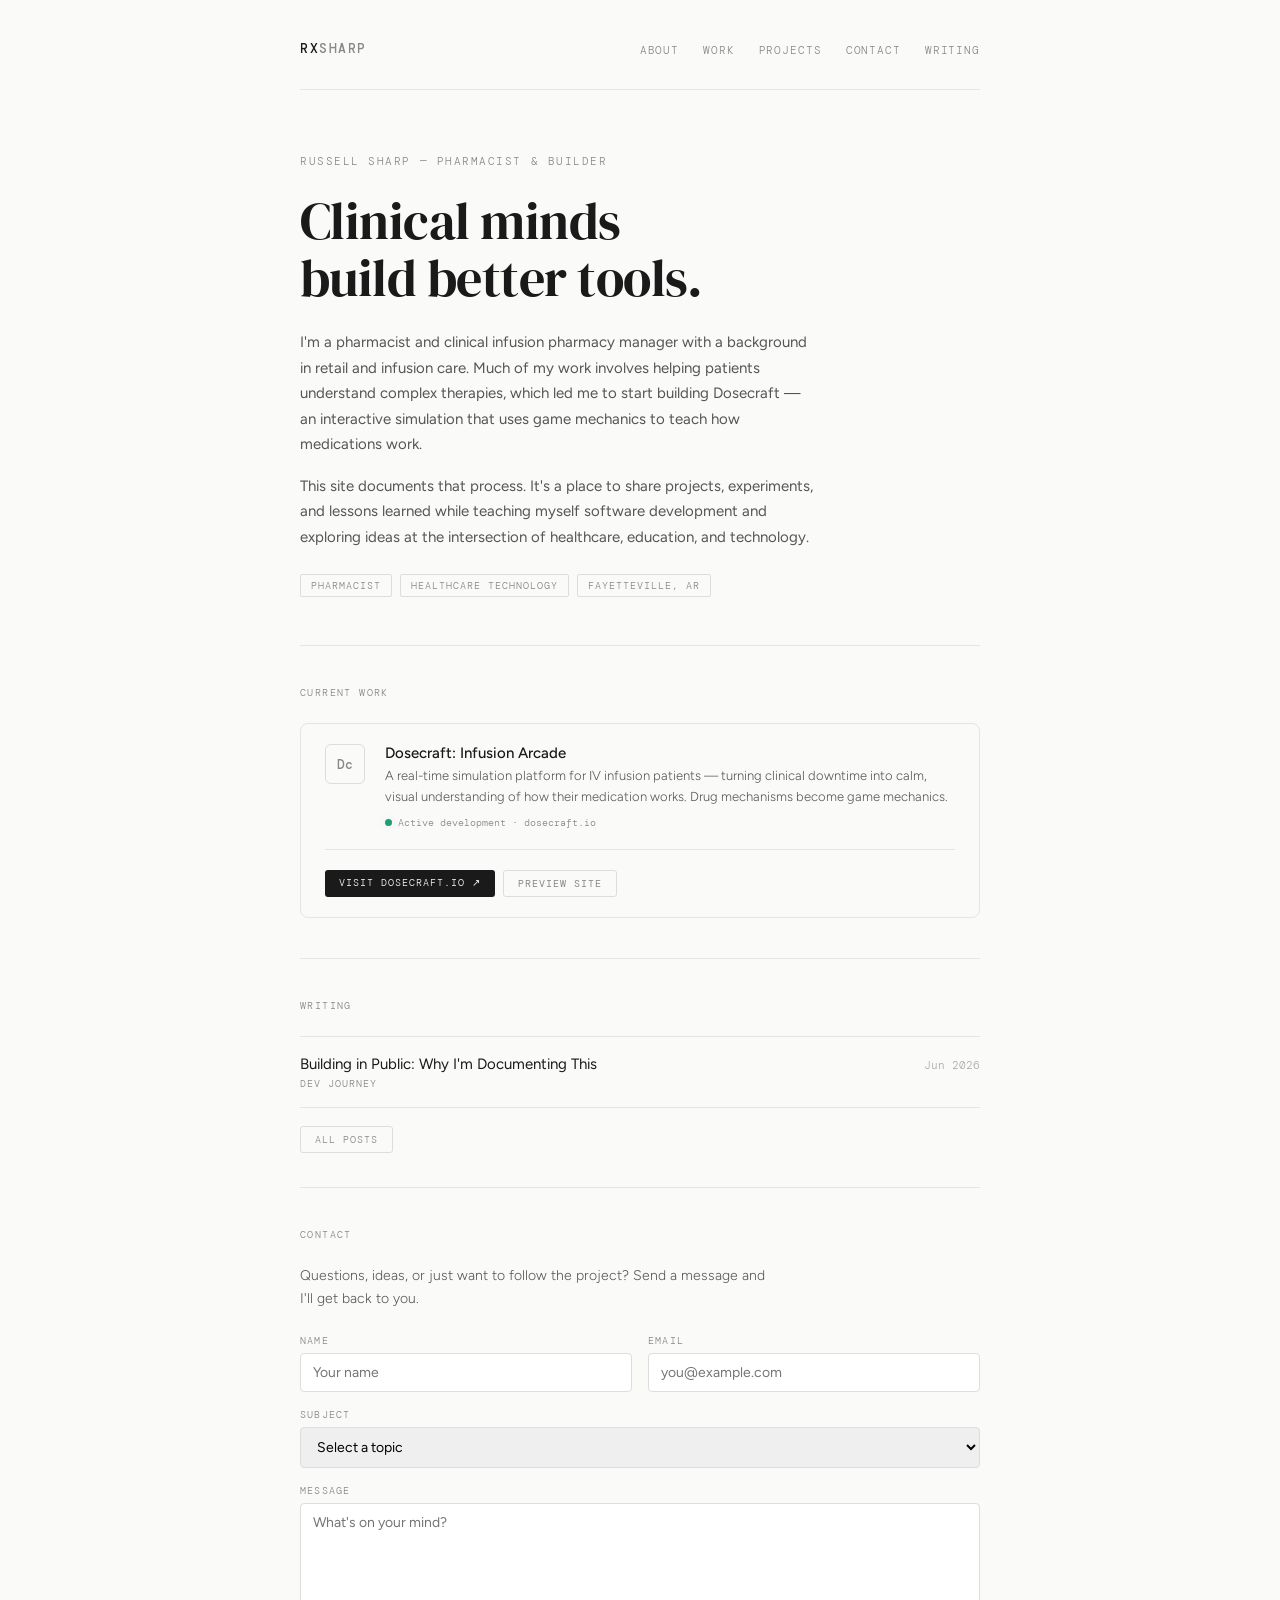
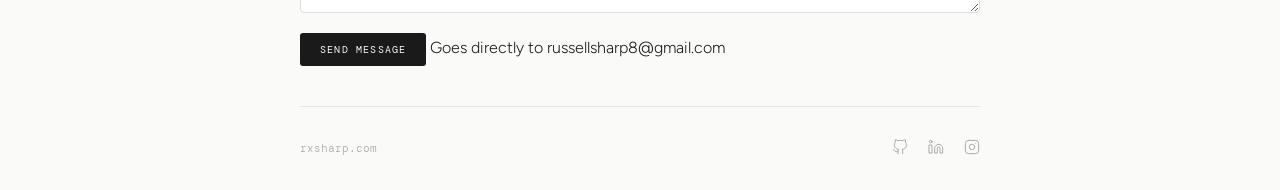
<file: index.html>
<!DOCTYPE html>
<html lang="en">
<head>
<meta charset="UTF-8">
<meta name="viewport" content="width=device-width, initial-scale=1.0">
<title>Russell Sharp — RxSharp</title>
<link rel="preconnect" href="https://fonts.googleapis.com">
<link rel="preconnect" href="https://fonts.gstatic.com" crossorigin>
<link href="https://fonts.googleapis.com/css2?family=DM+Mono:wght@400;500&family=DM+Serif+Display&family=Figtree:wght@300;400;500&display=swap" rel="stylesheet">
<link rel="stylesheet" href="styles.css">
</head>
<body>
<div class="container">

  <!-- HEADER -->
  <header>
    <div class="wordmark"><span>Rx</span>Sharp</div>
    <nav>
      <a href="#about">About</a>
      <a href="#work">Work</a>
      <a href="projects/">Projects</a>
      <a href="#contact">Contact</a>
      <a href="writing.html">Writing</a>
    </nav>
  </header>

  <!-- HERO / ABOUT -->
  <section class="hero" id="about">
    <p class="eyebrow">Russell Sharp — Pharmacist &amp; Builder</p>
    <h1>Clinical minds<br>build better tools.</h1>
    <div class="bio">
      <p>I'm a pharmacist and clinical infusion pharmacy manager with a background in retail and infusion care. Much of my work involves helping patients understand complex therapies, which led me to start building Dosecraft — an interactive simulation that uses game mechanics to teach how medications work.</p>
      <p>This site documents that process. It's a place to share projects, experiments, and lessons learned while teaching myself software development and exploring ideas at the intersection of healthcare, education, and technology.</p>
    </div>
    <div class="tags">
      <span class="tag">Pharmacist</span>
      <span class="tag">Healthcare Technology</span>
      <span class="tag">Fayetteville, AR</span>
    </div>
  </section>

  <!-- WORK -->
  <section class="section" id="work">
    <p class="section-label">Current work</p>

    <div class="project-card">
      <div class="project-card-header">
        <div class="project-icon">Dc</div>
        <div>
          <p class="project-name">Dosecraft: Infusion Arcade</p>
          <p class="project-desc">A real-time simulation platform for IV infusion patients — turning clinical downtime into calm, visual understanding of how their medication works. Drug mechanisms become game mechanics.</p>
          <div class="status">
            <span class="dot"></span>
            Active development · dosecraft.io
          </div>
        </div>
      </div>

      <div class="project-actions">
        <a href="https://dosecraft.io" target="_blank" rel="noopener" class="btn btn-primary">Visit dosecraft.io ↗</a>
        <button class="btn btn-secondary" onclick="togglePreview(this)">Preview site</button>
      </div>

      <div class="preview-wrapper" id="dosecraft-preview">
        <div class="preview-bar">
          <div class="preview-dots">
            <div class="preview-dot"></div>
            <div class="preview-dot"></div>
            <div class="preview-dot"></div>
          </div>
          <span class="preview-url">dosecraft.io</span>
        </div>
        <iframe
          src="https://dosecraft.io"
          title="Dosecraft: Infusion Arcade"
          loading="lazy"
          sandbox="allow-scripts allow-same-origin allow-forms"
        ></iframe>
      </div>
    </div>
  </section>

<section class="section" id="writing">
  <p class="section-label">Writing</p>

  <div style="display:flex; flex-direction:column;">

    <a href="posts/building-in-public.html" style="
      display:flex;
      justify-content:space-between;
      align-items:baseline;
      gap:1rem;
      padding:1.1rem 0;
      border-top:0.5px solid var(--border);
      border-bottom:0.5px solid var(--border);
      text-decoration:none;
      color:inherit;
    ">
      <div style="display:flex; flex-direction:column; gap:4px;">
        <span style="font-size:15px; font-weight:400; color:var(--text);">Building in Public: Why I'm Documenting This</span>
        <span style="font-family:var(--font-mono); font-size:10px; letter-spacing:0.1em; text-transform:uppercase; color:var(--text-light);">Dev journey</span>
      </div>
      <span style="font-family:var(--font-mono); font-size:11px; color:var(--text-faint); white-space:nowrap; flex-shrink:0;">Jun 2026</span>
    </a>

  </div>

  <div style="margin-top:1.25rem;">
    <a href="writing.html" class="btn btn-secondary">All posts</a>
  </div>
</section>
  
  <!-- CONTACT -->
  <section class="section" id="contact">
    <p class="section-label">Contact</p>
    <p class="contact-intro">Questions, ideas, or just want to follow the project? Send a message and I'll get back to you.</p>

    <form id="contact-form" action="https://formspree.io/f/xwvjpern" method="POST">
      <div class="form-row">
        <div class="form-group">
          <label for="name">Name</label>
          <input type="text" id="name" name="name" placeholder="Your name" required>
        </div>
        <div class="form-group">
          <label for="email">Email</label>
          <input type="email" id="email" name="email" placeholder="you@example.com" required>
        </div>
      </div>

      <div class="form-group">
        <label for="subject">Subject</label>
        <select id="subject" name="subject">
          <option value="" disabled selected>Select a topic</option>
          <option value="Dosecraft">Dosecraft</option>
          <option value="Collaboration">Collaboration</option>
          <option value="General">General</option>
        </select>
      </div>

      <div class="form-group">
        <label for="message">Message</label>
        <textarea id="message" name="message" placeholder="What's on your mind?" required></textarea>
      </div>

      <div class="form-submit">
        <button type="submit" class="btn-submit">Send message</button>
        <span class="form-note">Goes directly to russellsharp8@gmail.com</span>
      </div>
    </form>

    <p class="form-success" id="form-success">✓ Message sent. I'll be in touch.</p>
  </section>

  <!-- FOOTER -->
  <footer>
  <span class="footer-name">rxsharp.com</span>

  <div style="display:flex; align-items:center; gap:1.25rem;">

    <!-- GitHub -->
    <a href="https://github.com/RxSharp-com" target="_blank" rel="noopener"
       class="footer-contact" title="GitHub" aria-label="GitHub">
      <svg width="16" height="16" viewBox="0 0 24 24" fill="none"
           stroke="currentColor" stroke-width="1.5"
           stroke-linecap="round" stroke-linejoin="round">
        <path d="M9 19c-5 1.5-5-2.5-7-3m14 6v-3.87a3.37 3.37 0 0 0-.94-2.61
                 c3.14-.35 6.44-1.54 6.44-7A5.44 5.44 0 0 0 20 4.77
                 5.07 5.07 0 0 0 19.91 1S18.73.65 16 2.48a13.38 13.38 0 0
                 0-7 0C6.27.65 5.09 1 5.09 1A5.07 5.07 0 0 0 5 4.77
                 a5.44 5.44 0 0 0-1.5 3.78c0 5.42 3.3 6.61 6.44 7
                 A3.37 3.37 0 0 0 9 18.13V22"/>
      </svg>
    </a>

    <!-- LinkedIn -->
    <a href="https://www.linkedin.com/in/russell-sharp-06863478" target="_blank" rel="noopener"
       class="footer-contact" title="LinkedIn" aria-label="LinkedIn">
      <svg width="16" height="16" viewBox="0 0 24 24" fill="none"
           stroke="currentColor" stroke-width="1.5"
           stroke-linecap="round" stroke-linejoin="round">
        <path d="M16 8a6 6 0 0 1 6 6v7h-4v-7a2 2 0 0 0-2-2 2 2 0 0 0-2 2v7h-4v-7a6 6 0 0 1 6-6z"/>
        <rect x="2" y="9" width="4" height="12"/>
        <circle cx="4" cy="4" r="2"/>
      </svg>
    </a>

    <!-- Instagram -->
    <a href="https://instagram.com/rxsharp" target="_blank" rel="noopener"
       class="footer-contact" title="Instagram" aria-label="Instagram">
      <svg width="16" height="16" viewBox="0 0 24 24" fill="none"
           stroke="currentColor" stroke-width="1.5"
           stroke-linecap="round" stroke-linejoin="round">
        <rect x="2" y="2" width="20" height="20" rx="5" ry="5"/>
        <path d="M16 11.37A4 4 0 1 1 12.63 8 4 4 0 0 1 16 11.37z"/>
        <line x1="17.5" y1="6.5" x2="17.51" y2="6.5"/>
      </svg>
    </a>

  </div>
</footer>

</div>

<script>
  // Toggle the Dosecraft site preview iframe
  function togglePreview(btn) {
    const wrapper = document.getElementById('dosecraft-preview');
    const isOpen = wrapper.style.display === 'block';
    wrapper.style.display = isOpen ? 'none' : 'block';
    btn.textContent = isOpen ? 'Preview site' : 'Hide preview';
  }

  // Contact form: handle submission feedback
  // Uses Formspree — swap the action URL with your Formspree endpoint after signup
  const form = document.getElementById('contact-form');
  const success = document.getElementById('form-success');

  form.addEventListener('submit', async function(e) {
    e.preventDefault();
    const data = new FormData(form);

    try {
      const res = await fetch(form.action, {
        method: 'POST',
        body: data,
        headers: { 'Accept': 'application/json' }
      });

      if (res.ok) {
        form.style.display = 'none';
        success.style.display = 'block';
      } else {
        // Fallback: open mailto if fetch fails
        const name    = encodeURIComponent(data.get('name') || '');
        const subject = encodeURIComponent(data.get('subject') || 'Message from rxsharp.com');
        const body    = encodeURIComponent(`From: ${data.get('name')} <${data.get('email')}>\n\n${data.get('message')}`);
        window.location.href = `mailto:russellsharp8@gmail.com?subject=${subject}&body=${body}`;
      }
    } catch {
      // Network error fallback
      const subject = encodeURIComponent('Message from rxsharp.com');
      window.location.href = `mailto:russellsharp8@gmail.com?subject=${subject}`;
    }
  });
</script>

</body>
</html>
</file>
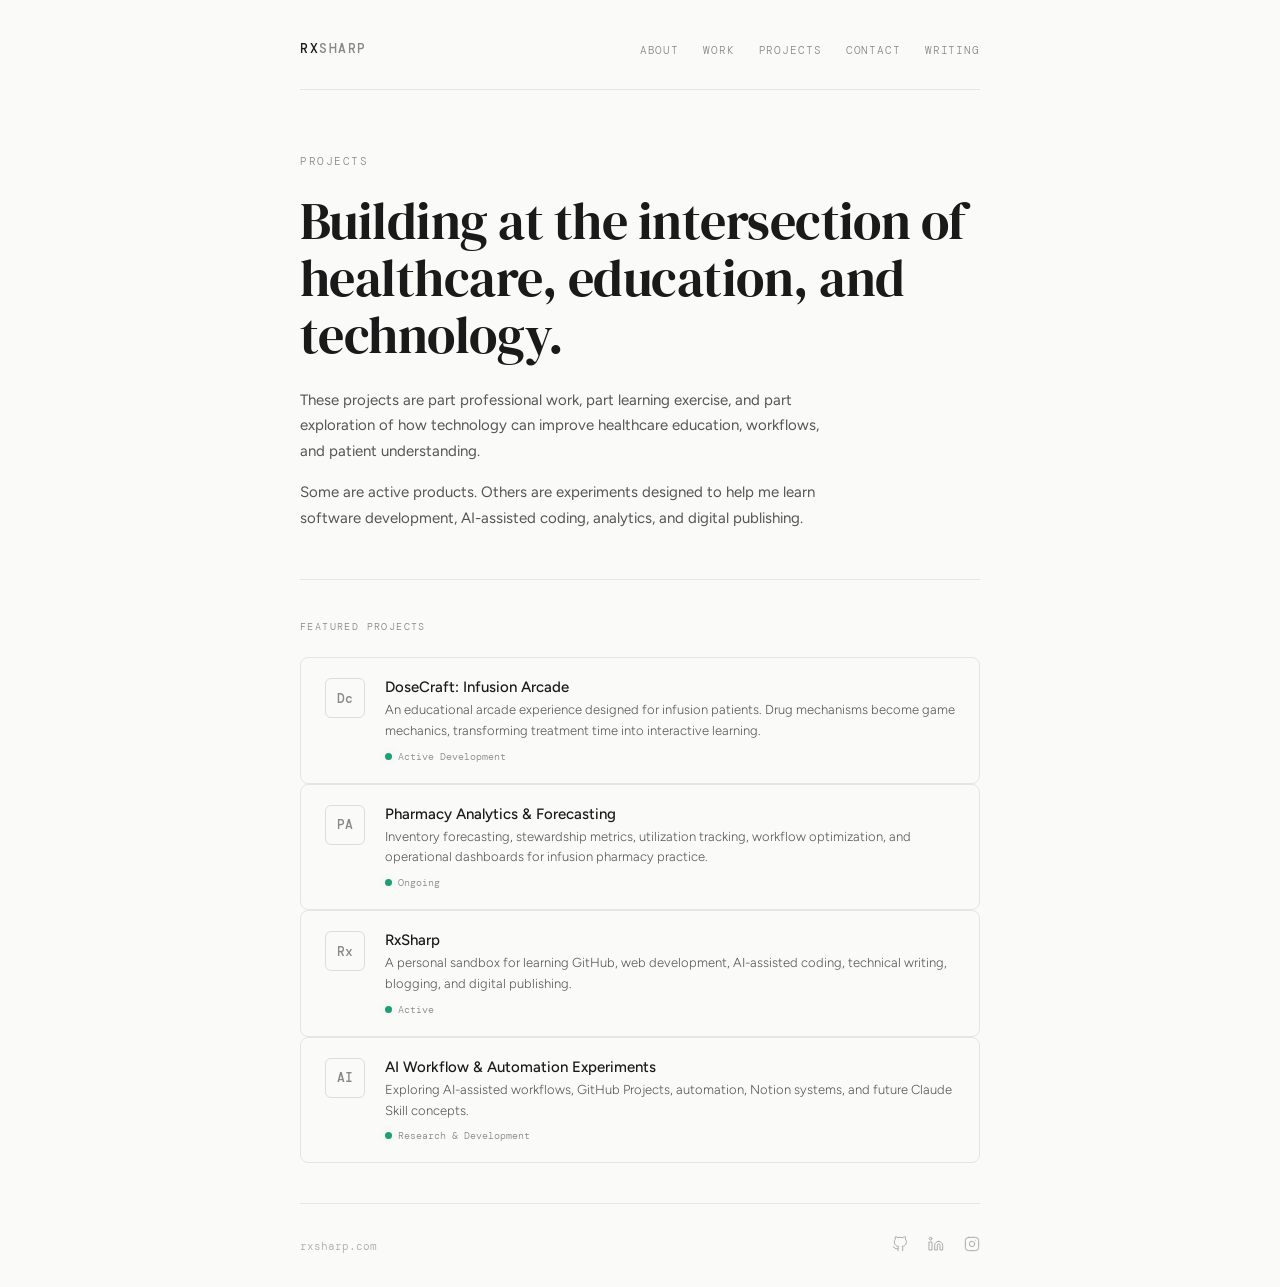
<file: projects/index.html>
<!DOCTYPE html>

<html lang="en">
<head>
<meta charset="UTF-8">
<meta name="viewport" content="width=device-width, initial-scale=1.0">
<title>Projects — RxSharp</title>

<link rel="preconnect" href="https://fonts.googleapis.com">
<link rel="preconnect" href="https://fonts.gstatic.com" crossorigin>
<link href="https://fonts.googleapis.com/css2?family=DM+Mono:wght@400;500&family=DM+Serif+Display&family=Figtree:wght@300;400;500&display=swap" rel="stylesheet">

<link rel="stylesheet" href="../styles.css">
</head>

<body>
<div class="container">

  <!-- HEADER -->

  <header>
    <div class="wordmark">
      <a href="../index.html" style="text-decoration:none; color:inherit;">
        <span>Rx</span>Sharp
      </a>
    </div>

<nav>
  <a href="../index.html#about">About</a>
  <a href="../index.html#work">Work</a>
  <a href="../projects/">Projects</a>
  <a href="../index.html#contact">Contact</a>
  <a href="../writing.html">Writing</a>
</nav>

  </header>

  <!-- HERO -->

  <section class="hero">
    <p class="eyebrow">Projects</p>


<h1>
  Building at the intersection of<br>
  healthcare, education, and technology.
</h1>

<div class="bio">
  <p>
    These projects are part professional work, part learning exercise,
    and part exploration of how technology can improve healthcare education,
    workflows, and patient understanding.
  </p>

  <p>
    Some are active products. Others are experiments designed to help me
    learn software development, AI-assisted coding, analytics, and digital
    publishing.
  </p>
</div>


  </section>

  <!-- PROJECTS -->

  <section class="section">


<p class="section-label">Featured Projects</p>

<!-- DoseCraft -->
<a href="https://dosecraft.io"
   target="_blank"
   rel="noopener"
   style="text-decoration:none; color:inherit;">

  <div class="project-card">
    <div class="project-card-header">

      <div class="project-icon">Dc</div>

      <div>
        <p class="project-name">DoseCraft: Infusion Arcade</p>

        <p class="project-desc">
          An educational arcade experience designed for infusion patients.
          Drug mechanisms become game mechanics, transforming treatment
          time into interactive learning.
        </p>

        <div class="status">
          <span class="dot"></span>
          Active Development
        </div>
      </div>

    </div>
  </div>
</a>

<!-- Pharmacy Analytics -->
<a href="#"
   style="text-decoration:none; color:inherit;">

  <div class="project-card">
    <div class="project-card-header">

      <div class="project-icon">PA</div>

      <div>
        <p class="project-name">Pharmacy Analytics & Forecasting</p>

        <p class="project-desc">
          Inventory forecasting, stewardship metrics, utilization tracking,
          workflow optimization, and operational dashboards for infusion
          pharmacy practice.
        </p>

        <div class="status">
          <span class="dot"></span>
          Ongoing
        </div>
      </div>

    </div>
  </div>
</a>

<!-- RxSharp -->
<a href="../index.html"
   style="text-decoration:none; color:inherit;">

  <div class="project-card">
    <div class="project-card-header">

      <div class="project-icon">Rx</div>

      <div>
        <p class="project-name">RxSharp</p>

        <p class="project-desc">
          A personal sandbox for learning GitHub, web development,
          AI-assisted coding, technical writing, blogging,
          and digital publishing.
        </p>

        <div class="status">
          <span class="dot"></span>
          Active
        </div>
      </div>

    </div>
  </div>
</a>

<!-- AI & Automation -->
<a href="#"
   style="text-decoration:none; color:inherit;">

  <div class="project-card">
    <div class="project-card-header">

      <div class="project-icon">AI</div>

      <div>
        <p class="project-name">AI Workflow & Automation Experiments</p>

        <p class="project-desc">
          Exploring AI-assisted workflows, GitHub Projects,
          automation, Notion systems, and future Claude Skill concepts.
        </p>

        <div class="status">
          <span class="dot"></span>
          Research & Development
        </div>
      </div>

    </div>
  </div>
</a>


  </section>

  <!-- FOOTER -->

  <!-- FOOTER -->
  <footer>
  <span class="footer-name">rxsharp.com</span>

  <div style="display:flex; align-items:center; gap:1.25rem;">

    <!-- GitHub -->
    <a href="https://github.com/RxSharp-com" target="_blank" rel="noopener"
       class="footer-contact" title="GitHub" aria-label="GitHub">
      <svg width="16" height="16" viewBox="0 0 24 24" fill="none"
           stroke="currentColor" stroke-width="1.5"
           stroke-linecap="round" stroke-linejoin="round">
        <path d="M9 19c-5 1.5-5-2.5-7-3m14 6v-3.87a3.37 3.37 0 0 0-.94-2.61
                 c3.14-.35 6.44-1.54 6.44-7A5.44 5.44 0 0 0 20 4.77
                 5.07 5.07 0 0 0 19.91 1S18.73.65 16 2.48a13.38 13.38 0 0
                 0-7 0C6.27.65 5.09 1 5.09 1A5.07 5.07 0 0 0 5 4.77
                 a5.44 5.44 0 0 0-1.5 3.78c0 5.42 3.3 6.61 6.44 7
                 A3.37 3.37 0 0 0 9 18.13V22"/>
      </svg>
    </a>

    <!-- LinkedIn -->
    <a href="https://www.linkedin.com/in/russell-sharp-06863478" target="_blank" rel="noopener"
       class="footer-contact" title="LinkedIn" aria-label="LinkedIn">
      <svg width="16" height="16" viewBox="0 0 24 24" fill="none"
           stroke="currentColor" stroke-width="1.5"
           stroke-linecap="round" stroke-linejoin="round">
        <path d="M16 8a6 6 0 0 1 6 6v7h-4v-7a2 2 0 0 0-2-2 2 2 0 0 0-2 2v7h-4v-7a6 6 0 0 1 6-6z"/>
        <rect x="2" y="9" width="4" height="12"/>
        <circle cx="4" cy="4" r="2"/>
      </svg>
    </a>

    <!-- Instagram -->
    <a href="https://instagram.com/rxsharp" target="_blank" rel="noopener"
       class="footer-contact" title="Instagram" aria-label="Instagram">
      <svg width="16" height="16" viewBox="0 0 24 24" fill="none"
           stroke="currentColor" stroke-width="1.5"
           stroke-linecap="round" stroke-linejoin="round">
        <rect x="2" y="2" width="20" height="20" rx="5" ry="5"/>
        <path d="M16 11.37A4 4 0 1 1 12.63 8 4 4 0 0 1 16 11.37z"/>
        <line x1="17.5" y1="6.5" x2="17.51" y2="6.5"/>
      </svg>
    </a>

  </div>
</footer>

</div>
</body>
</html>
</file>
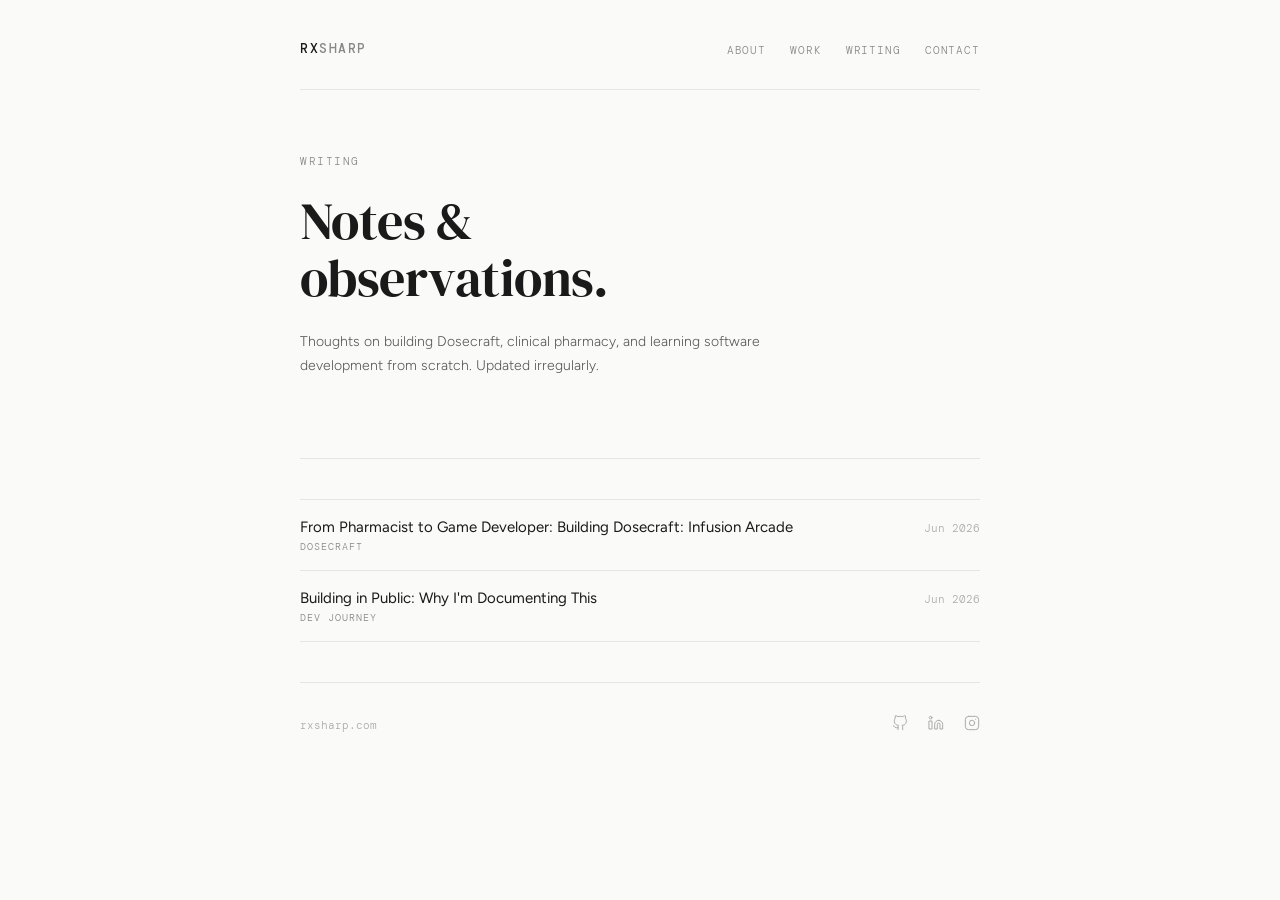
<file: writing.html>
<!DOCTYPE html>
<html lang="en">
<head>
  <meta charset="UTF-8">
  <meta name="viewport" content="width=device-width, initial-scale=1.0">
  <title>Writing — RxSharp</title>
  <link rel="preconnect" href="https://fonts.googleapis.com">
  <link rel="preconnect" href="https://fonts.gstatic.com" crossorigin>
  <link href="https://fonts.googleapis.com/css2?family=DM+Mono:wght@400;500&family=DM+Serif+Display&family=Figtree:wght@300;400;500&display=swap" rel="stylesheet">
  <link rel="stylesheet" href="styles.css">
  <style>
    .post-list {
      display: flex;
      flex-direction: column;
    }

    .post-entry {
      display: flex;
      justify-content: space-between;
      align-items: baseline;
      gap: 1rem;
      padding: 1.1rem 0;
      border-bottom: 0.5px solid var(--border);
      text-decoration: none;
      color: inherit;
    }

    .post-entry:first-child {
      border-top: 0.5px solid var(--border);
    }

    .post-entry:hover .post-title {
      color: var(--text-muted);
    }

    .post-left {
      display: flex;
      flex-direction: column;
      gap: 4px;
    }

    .post-title {
      font-size: 15px;
      font-weight: 400;
      color: var(--text);
      transition: color var(--transition-fast);
    }

    .post-tag {
      font-family: var(--font-mono);
      font-size: 10px;
      letter-spacing: 0.1em;
      text-transform: uppercase;
      color: var(--text-light);
    }

    .post-date {
      font-family: var(--font-mono);
      font-size: 11px;
      color: var(--text-faint);
      white-space: nowrap;
      flex-shrink: 0;
    }

    .writing-intro {
      font-size: 14px;
      color: var(--text-muted);
      line-height: 1.7;
      max-width: 480px;
      margin-bottom: 2rem;
    }
  </style>
</head>
<body>
  <div class="container">

    <!-- HEADER -->
    <header>
      <a href="index.html" style="text-decoration:none;">
        <div class="wordmark"><span>Rx</span>Sharp</div>
      </a>
      <nav>
        <a href="index.html#about">About</a>
        <a href="index.html#work">Work</a>
        <a href="writing.html">Writing</a>
        <a href="index.html#contact">Contact</a>
      </nav>
    </header>

    <!-- WRITING INDEX -->
    <section class="hero">
      <p class="eyebrow">Writing</p>
      <h1>Notes &amp;<br>observations.</h1>
      <p class="writing-intro">Thoughts on building Dosecraft, clinical pharmacy, and learning software development from scratch. Updated irregularly.</p>
    </section>

    <section class="section">
      <div class="post-list">

        <!-- POST ENTRIES — duplicate this block for each new post -->
        <a class="post-entry" href="posts/from-pharmacist-to-game-developer.html">
          <div class="post-left">
            <span class="post-title">From Pharmacist to Game Developer: Building Dosecraft: Infusion Arcade</span>
            <span class="post-tag">Dosecraft</span>
          </div>
          <span class="post-date">Jun 2026</span>
        </a>

        <a class="post-entry" href="posts/building-in-public.html">
          <div class="post-left">
            <span class="post-title">Building in Public: Why I'm Documenting This</span>
            <span class="post-tag">Dev journey</span>
          </div>
          <span class="post-date">Jun 2026</span>
        </a>

        <!-- Add more posts above this comment -->

      </div>
    </section>

    <!-- FOOTER -->
  <footer>
  <span class="footer-name">rxsharp.com</span>

  <div style="display:flex; align-items:center; gap:1.25rem;">

    <!-- GitHub -->
    <a href="https://github.com/RxSharp-com" target="_blank" rel="noopener"
       class="footer-contact" title="GitHub" aria-label="GitHub">
      <svg width="16" height="16" viewBox="0 0 24 24" fill="none"
           stroke="currentColor" stroke-width="1.5"
           stroke-linecap="round" stroke-linejoin="round">
        <path d="M9 19c-5 1.5-5-2.5-7-3m14 6v-3.87a3.37 3.37 0 0 0-.94-2.61
                 c3.14-.35 6.44-1.54 6.44-7A5.44 5.44 0 0 0 20 4.77
                 5.07 5.07 0 0 0 19.91 1S18.73.65 16 2.48a13.38 13.38 0 0
                 0-7 0C6.27.65 5.09 1 5.09 1A5.07 5.07 0 0 0 5 4.77
                 a5.44 5.44 0 0 0-1.5 3.78c0 5.42 3.3 6.61 6.44 7
                 A3.37 3.37 0 0 0 9 18.13V22"/>
      </svg>
    </a>

    <!-- LinkedIn -->
    <a href="https://www.linkedin.com/in/russell-sharp-06863478" target="_blank" rel="noopener"
       class="footer-contact" title="LinkedIn" aria-label="LinkedIn">
      <svg width="16" height="16" viewBox="0 0 24 24" fill="none"
           stroke="currentColor" stroke-width="1.5"
           stroke-linecap="round" stroke-linejoin="round">
        <path d="M16 8a6 6 0 0 1 6 6v7h-4v-7a2 2 0 0 0-2-2 2 2 0 0 0-2 2v7h-4v-7a6 6 0 0 1 6-6z"/>
        <rect x="2" y="9" width="4" height="12"/>
        <circle cx="4" cy="4" r="2"/>
      </svg>
    </a>

    <!-- Instagram -->
    <a href="https://instagram.com/rxsharp" target="_blank" rel="noopener"
       class="footer-contact" title="Instagram" aria-label="Instagram">
      <svg width="16" height="16" viewBox="0 0 24 24" fill="none"
           stroke="currentColor" stroke-width="1.5"
           stroke-linecap="round" stroke-linejoin="round">
        <rect x="2" y="2" width="20" height="20" rx="5" ry="5"/>
        <path d="M16 11.37A4 4 0 1 1 12.63 8 4 4 0 0 1 16 11.37z"/>
        <line x1="17.5" y1="6.5" x2="17.51" y2="6.5"/>
      </svg>
    </a>

  </div>
</footer>

  </div>
</body>
</html>
</file>
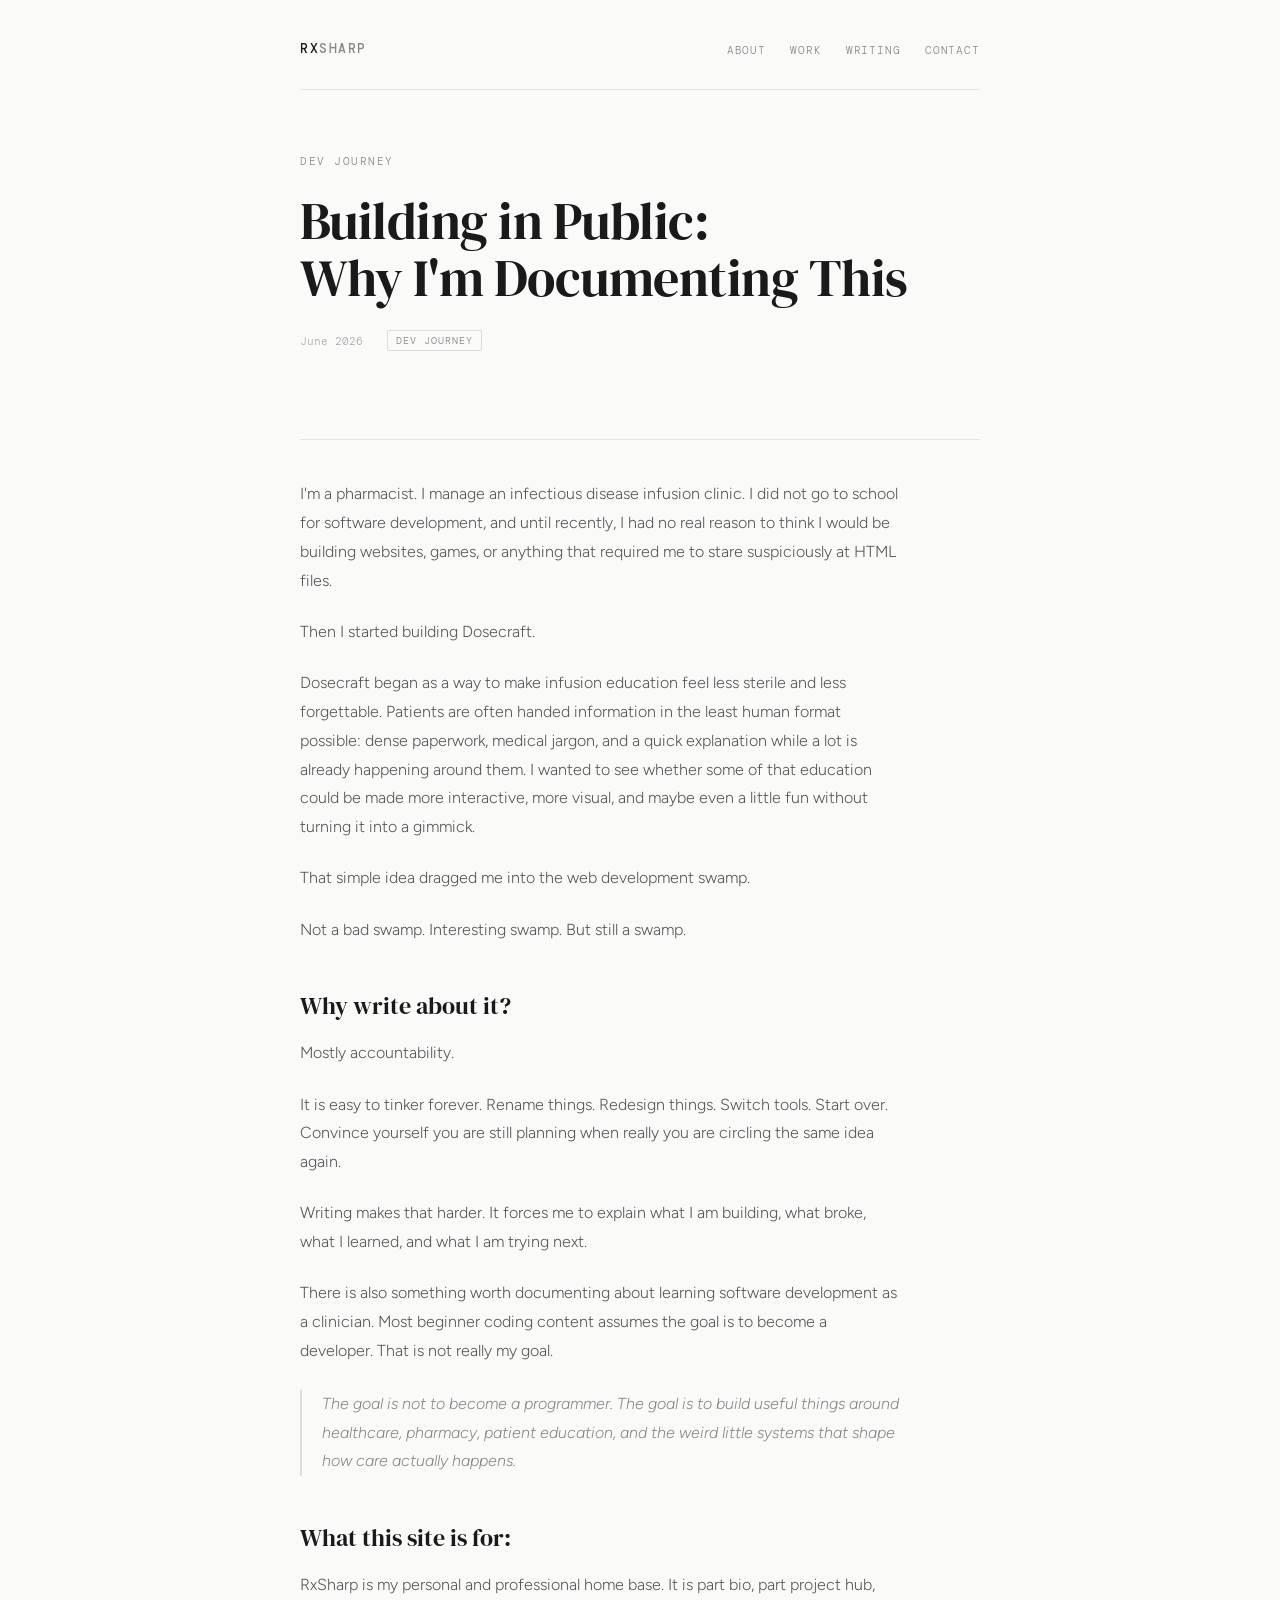
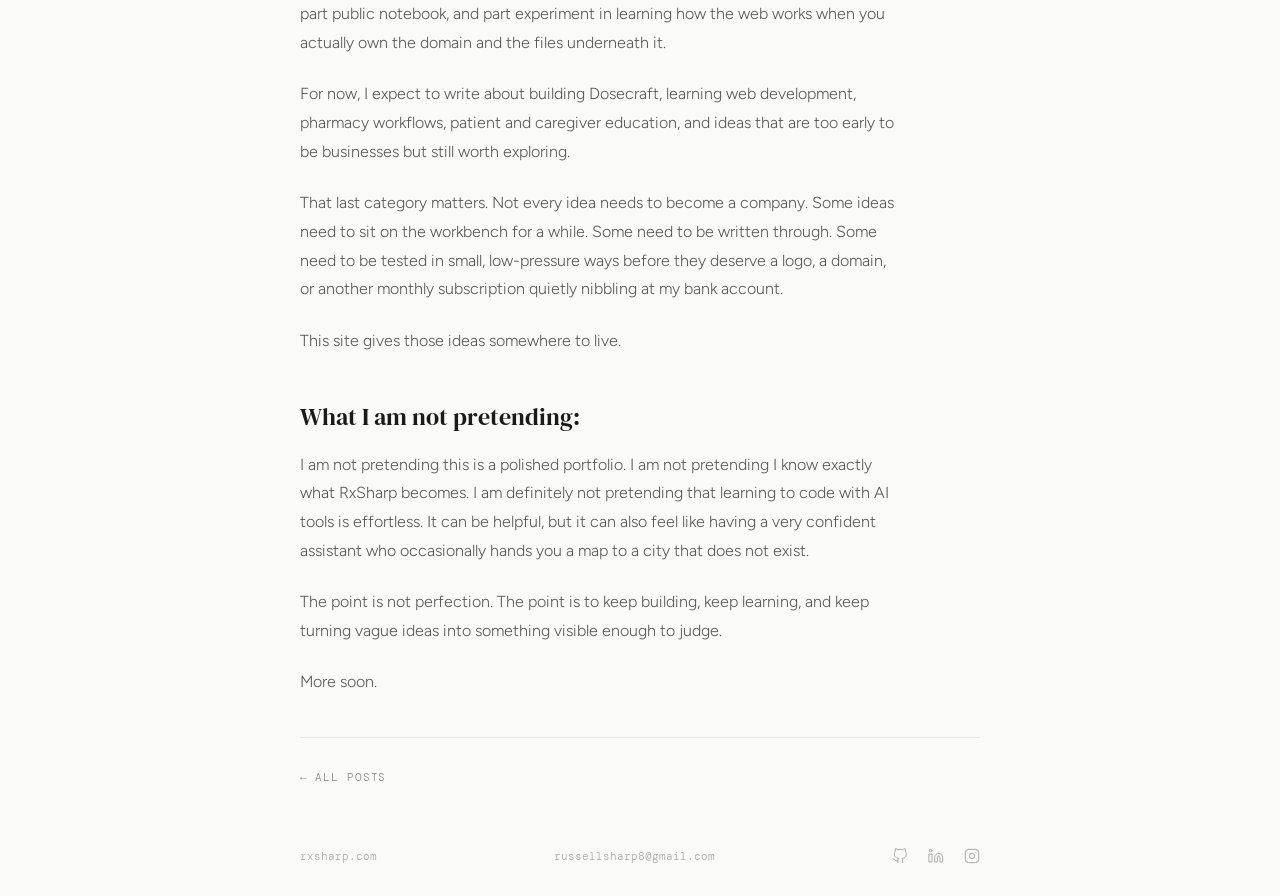
<file: posts/building-in-public.html>
<html lang="en">
<head>
  <meta charset="UTF-8">
  <meta name="viewport" content="width=device-width, initial-scale=1.0">
  <title>Building in Public: Why I'm Documenting This — RxSharp</title>
  <link rel="preconnect" href="https://fonts.googleapis.com">
  <link rel="preconnect" href="https://fonts.gstatic.com" crossorigin>
  <link href="https://fonts.googleapis.com/css2?family=DM+Mono:wght@400;500&family=DM+Serif+Display&family=Figtree:wght@300;400;500&display=swap" rel="stylesheet">
  <link rel="stylesheet" href="../styles.css">
  <style>
    .post-meta {
      display: flex;
      gap: 1.5rem;
      align-items: center;
      margin-bottom: 2.5rem;
    }

    .post-meta-date {
      font-family: var(--font-mono);
      font-size: 11px;
      color: var(--text-faint);
    }

    .post-meta-tag {
      font-family: var(--font-mono);
      font-size: 10px;
      letter-spacing: 0.1em;
      text-transform: uppercase;
      color: var(--text-light);
      padding: 3px 8px;
      border: 0.5px solid var(--border-dark);
      border-radius: 2px;
    }

    .post-body {
      font-size: 16px;
      font-weight: 300;
      color: var(--text-muted);
      line-height: 1.8;
      max-width: 600px;
    }

    .post-body p + p {
      margin-top: 1.4rem;
    }

    .post-body h2 {
      font-family: var(--font-serif);
      font-size: 24px;
      font-weight: 400;
      color: var(--text);
      margin-top: 2.5rem;
      margin-bottom: 0.75rem;
    }

    .post-body a {
      color: var(--text);
      text-decoration: underline;
      text-underline-offset: 3px;
    }

    .post-body a:hover {
      color: var(--text-muted);
    }

    .post-body blockquote {
      border-left: 2px solid var(--border-dark);
      padding-left: 1.25rem;
      margin: 1.5rem 0;
      color: var(--text-light);
      font-style: italic;
    }

    .back-link {
      font-family: var(--font-mono);
      font-size: 11px;
      letter-spacing: 0.08em;
      text-transform: uppercase;
      color: var(--text-light);
      text-decoration: none;
    }

    .back-link:hover {
      color: var(--text);
    }

    .post-nav {
      display: flex;
      justify-content: space-between;
      align-items: center;
      padding: 2rem 0;
    }
  </style>
</head>

<body>
 <div class="container">
  <header>
      <a href="../index.html" style="text-decoration:none;">
        <div class="wordmark"><span>Rx</span>Sharp</div>
      </a>
      <nav>
        <a href="../index.html#about">About</a>
        <a href="../index.html#work">Work</a>
        <a href="../writing.html">Writing</a>
        <a href="../index.html#contact">Contact</a>
      </nav>
    </header>

  <main>
   <!-- POST -->
    <section class="hero">
      <p class="eyebrow">Dev journey</p>
      <h1>Building in Public:<br>Why I'm Documenting This</h1>
      <div class="post-meta">
        <span class="post-meta-date">June 2026</span>
        <span class="post-meta-tag">Dev journey</span>
      </div>
    </section>

    <section class="section">
      <div class="post-body">
        <p> I'm a pharmacist. I manage an infectious disease infusion clinic. I did not go to school for software development, and until recently, I had no real reason to think I would be building websites, games, or anything that required me to stare suspiciously at HTML files. </p>

        <p> Then I started building Dosecraft. </p>

        <p> Dosecraft began as a way to make infusion education feel less sterile and less forgettable. Patients are often handed information in the least human format possible: dense paperwork, medical jargon, and a quick explanation while a lot is already happening around them. I wanted to see whether some of that education could be made more interactive, more visual, and maybe even a little fun without turning it into a gimmick. </p>

        <p> That simple idea dragged me into the web development swamp. </p>

        <p> Not a bad swamp. Interesting swamp. But still a swamp. </p>

        <h2> Why write about it? </h2>

        <p> Mostly accountability. </p>

        <p> It is easy to tinker forever. Rename things. Redesign things. Switch tools. Start over. Convince yourself you are still planning when really you are circling the same idea again. </p>

        <p> Writing makes that harder. It forces me to explain what I am building, what broke, what I learned, and what I am trying next. </p>

        <p> There is also something worth documenting about learning software development as a clinician. Most beginner coding content assumes the goal is to become a developer. That is not really my goal. </p>

        <blockquote> The goal is not to become a programmer. The goal is to build useful things around healthcare, pharmacy, patient education, and the weird little systems that shape how care actually happens. </blockquote>

        <h2> What this site is for: </h2>

        <p> RxSharp is my personal and professional home base. It is part bio, part project hub, part public notebook, and part experiment in learning how the web works when you actually own the domain and the files underneath it. </p>

        <p> For now, I expect to write about building Dosecraft, learning web development, pharmacy workflows, patient and caregiver education, and ideas that are too early to be businesses but still worth exploring. </p>

        <p> That last category matters. Not every idea needs to become a company. Some ideas need to sit on the workbench for a while. Some need to be written through. Some need to be tested in small, low-pressure ways before they deserve a logo, a domain, or another monthly subscription quietly nibbling at my bank account. </p>

        <p> This site gives those ideas somewhere to live. </p>

        <h2>What I am not pretending: </h2>

        <p> I am not pretending this is a polished portfolio. I am not pretending I know exactly what RxSharp becomes. I am definitely not pretending that learning to code with AI tools is effortless. It can be helpful, but it can also feel like having a very confident assistant who occasionally hands you a map to a city that does not exist. </p>

        <p> The point is not perfection. The point is to keep building, keep learning, and keep turning vague ideas into something visible enough to judge. </p>

        <p> More soon. </p>
      </div>
      </section>

<!-- POST NAVIGATION -->
    <div class="post-nav">
      <a class="back-link" href="../writing.html">← All posts</a>
    </div>

    <!-- FOOTER -->
    <footer>
      <span class="footer-name">rxsharp.com</span>
      <a class="footer-contact" href="mailto:russellsharp8@gmail.com">russellsharp8@gmail.com</a>
       <div style="display:flex; align-items:center; gap:1.25rem;">

    <!-- GitHub -->
    <a href="https://github.com/RxSharp-com" target="_blank" rel="noopener"
       class="footer-contact" title="GitHub" aria-label="GitHub">
      <svg width="16" height="16" viewBox="0 0 24 24" fill="none"
           stroke="currentColor" stroke-width="1.5"
           stroke-linecap="round" stroke-linejoin="round">
        <path d="M9 19c-5 1.5-5-2.5-7-3m14 6v-3.87a3.37 3.37 0 0 0-.94-2.61
                 c3.14-.35 6.44-1.54 6.44-7A5.44 5.44 0 0 0 20 4.77
                 5.07 5.07 0 0 0 19.91 1S18.73.65 16 2.48a13.38 13.38 0 0
                 0-7 0C6.27.65 5.09 1 5.09 1A5.07 5.07 0 0 0 5 4.77
                 a5.44 5.44 0 0 0-1.5 3.78c0 5.42 3.3 6.61 6.44 7
                 A3.37 3.37 0 0 0 9 18.13V22"/>
      </svg>
    </a>

    <!-- LinkedIn -->
    <a href="https://www.linkedin.com/in/russell-sharp-06863478" target="_blank" rel="noopener"
       class="footer-contact" title="LinkedIn" aria-label="LinkedIn">
      <svg width="16" height="16" viewBox="0 0 24 24" fill="none"
           stroke="currentColor" stroke-width="1.5"
           stroke-linecap="round" stroke-linejoin="round">
        <path d="M16 8a6 6 0 0 1 6 6v7h-4v-7a2 2 0 0 0-2-2 2 2 0 0 0-2 2v7h-4v-7a6 6 0 0 1 6-6z"/>
        <rect x="2" y="9" width="4" height="12"/>
        <circle cx="4" cy="4" r="2"/>
      </svg>
    </a>

    <!-- Instagram -->
    <a href="https://instagram.com/rxsharp" target="_blank" rel="noopener"
       class="footer-contact" title="Instagram" aria-label="Instagram">
      <svg width="16" height="16" viewBox="0 0 24 24" fill="none"
           stroke="currentColor" stroke-width="1.5"
           stroke-linecap="round" stroke-linejoin="round">
        <rect x="2" y="2" width="20" height="20" rx="5" ry="5"/>
        <path d="M16 11.37A4 4 0 1 1 12.63 8 4 4 0 0 1 16 11.37z"/>
        <line x1="17.5" y1="6.5" x2="17.51" y2="6.5"/>
      </svg>
    </a>

  </div>
    </footer>

  </div>
</body>
</html>
</file>
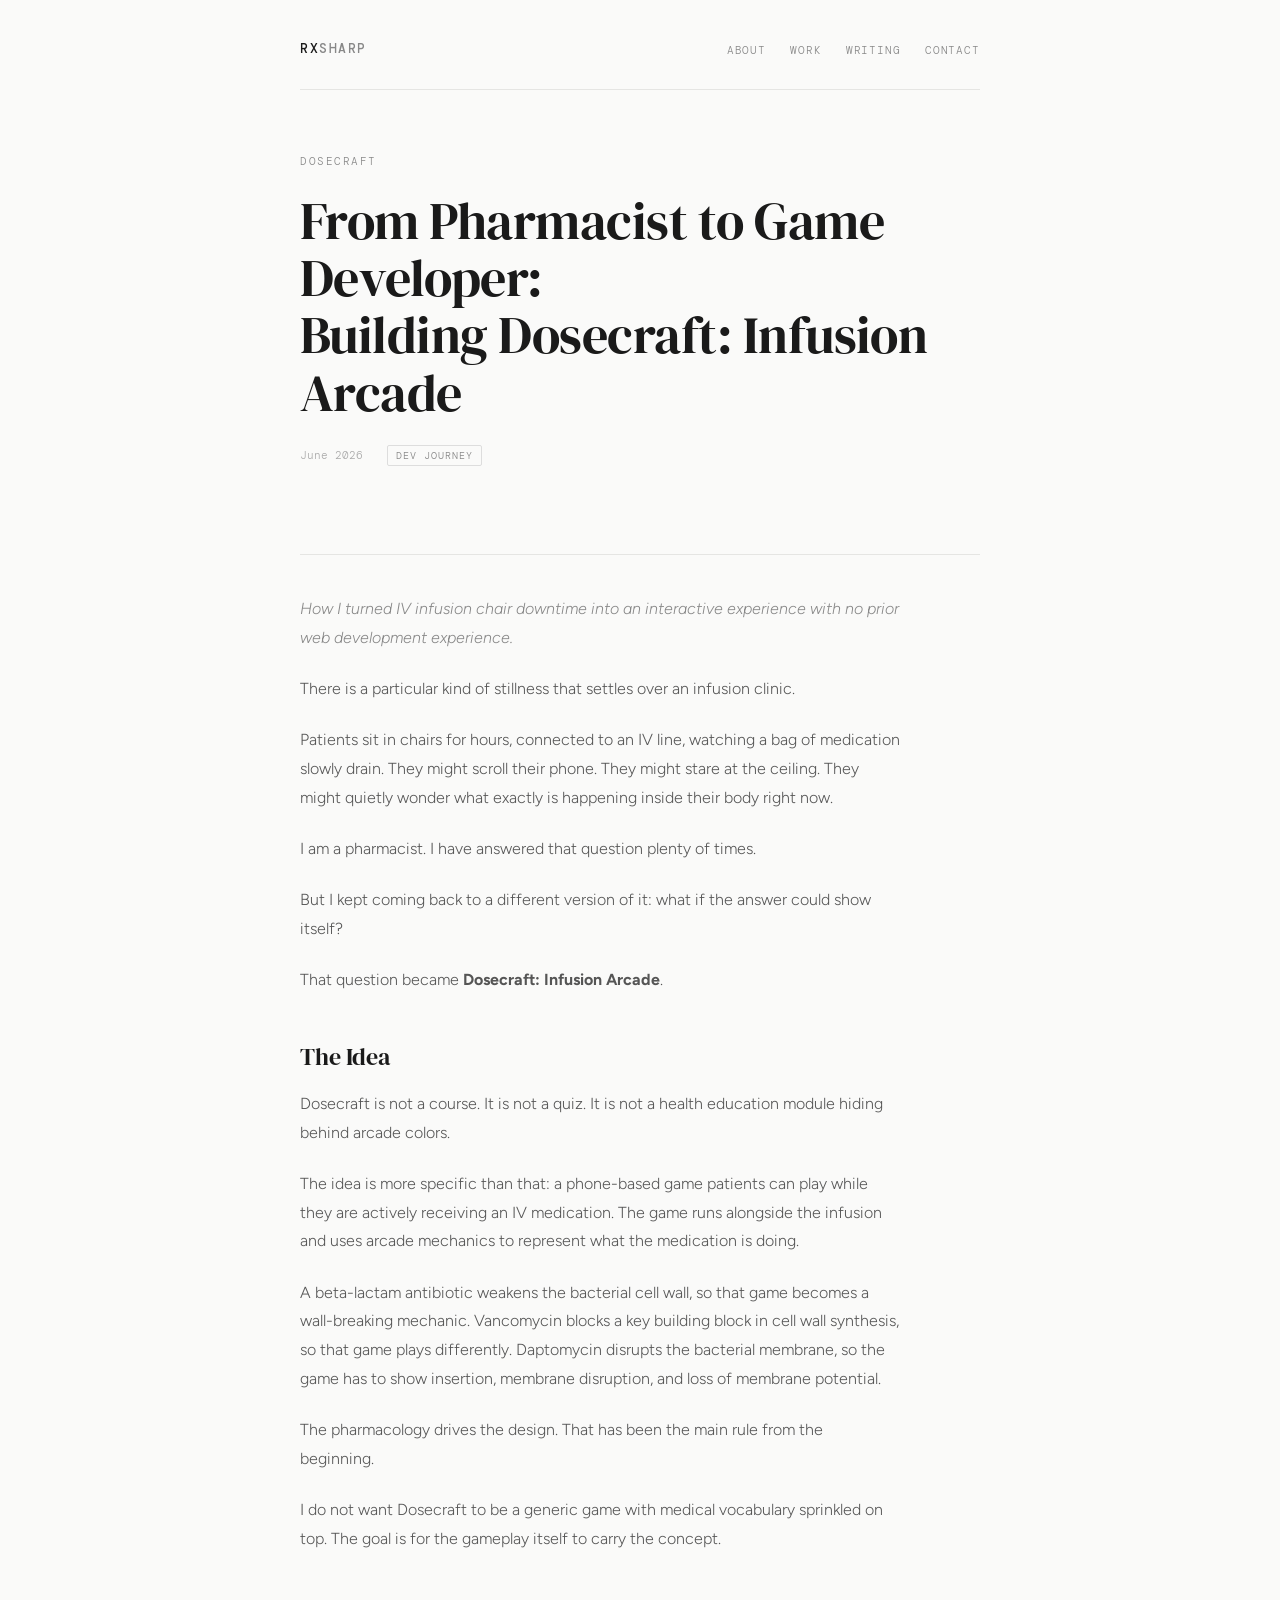
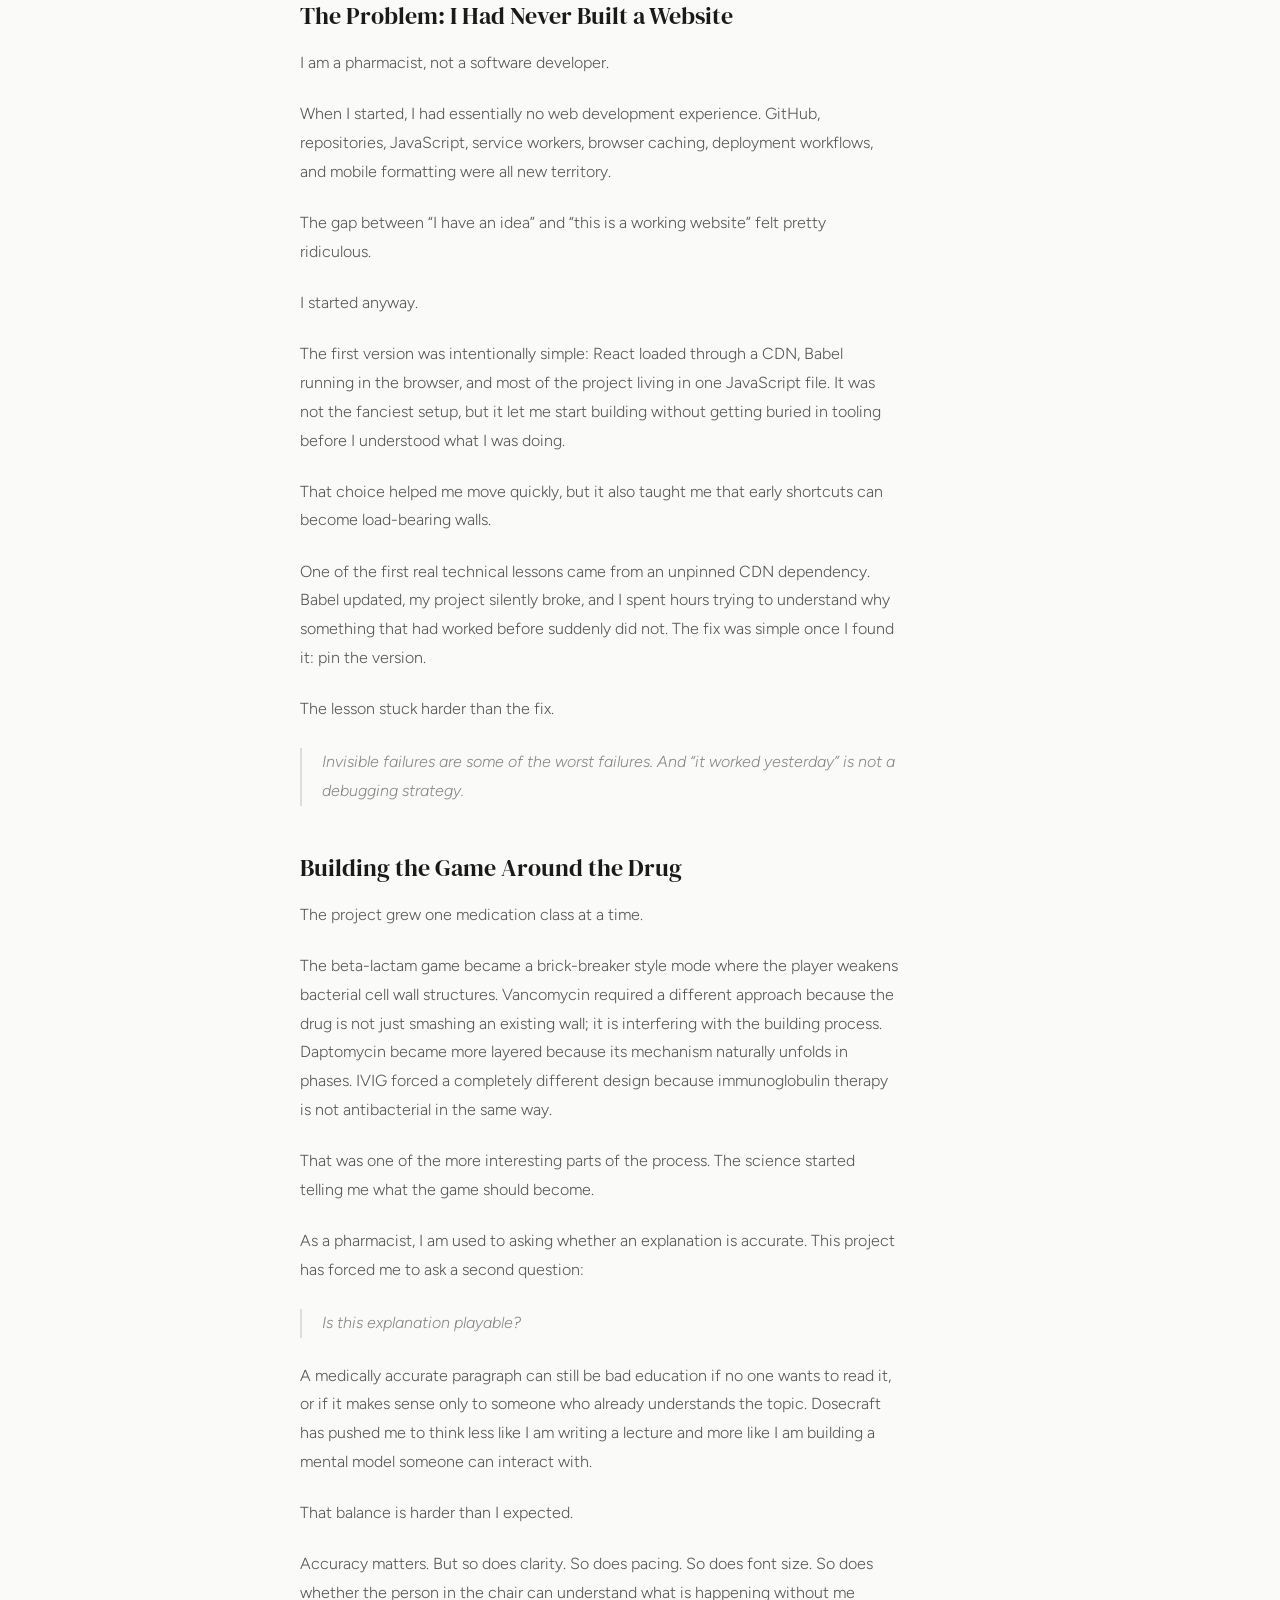
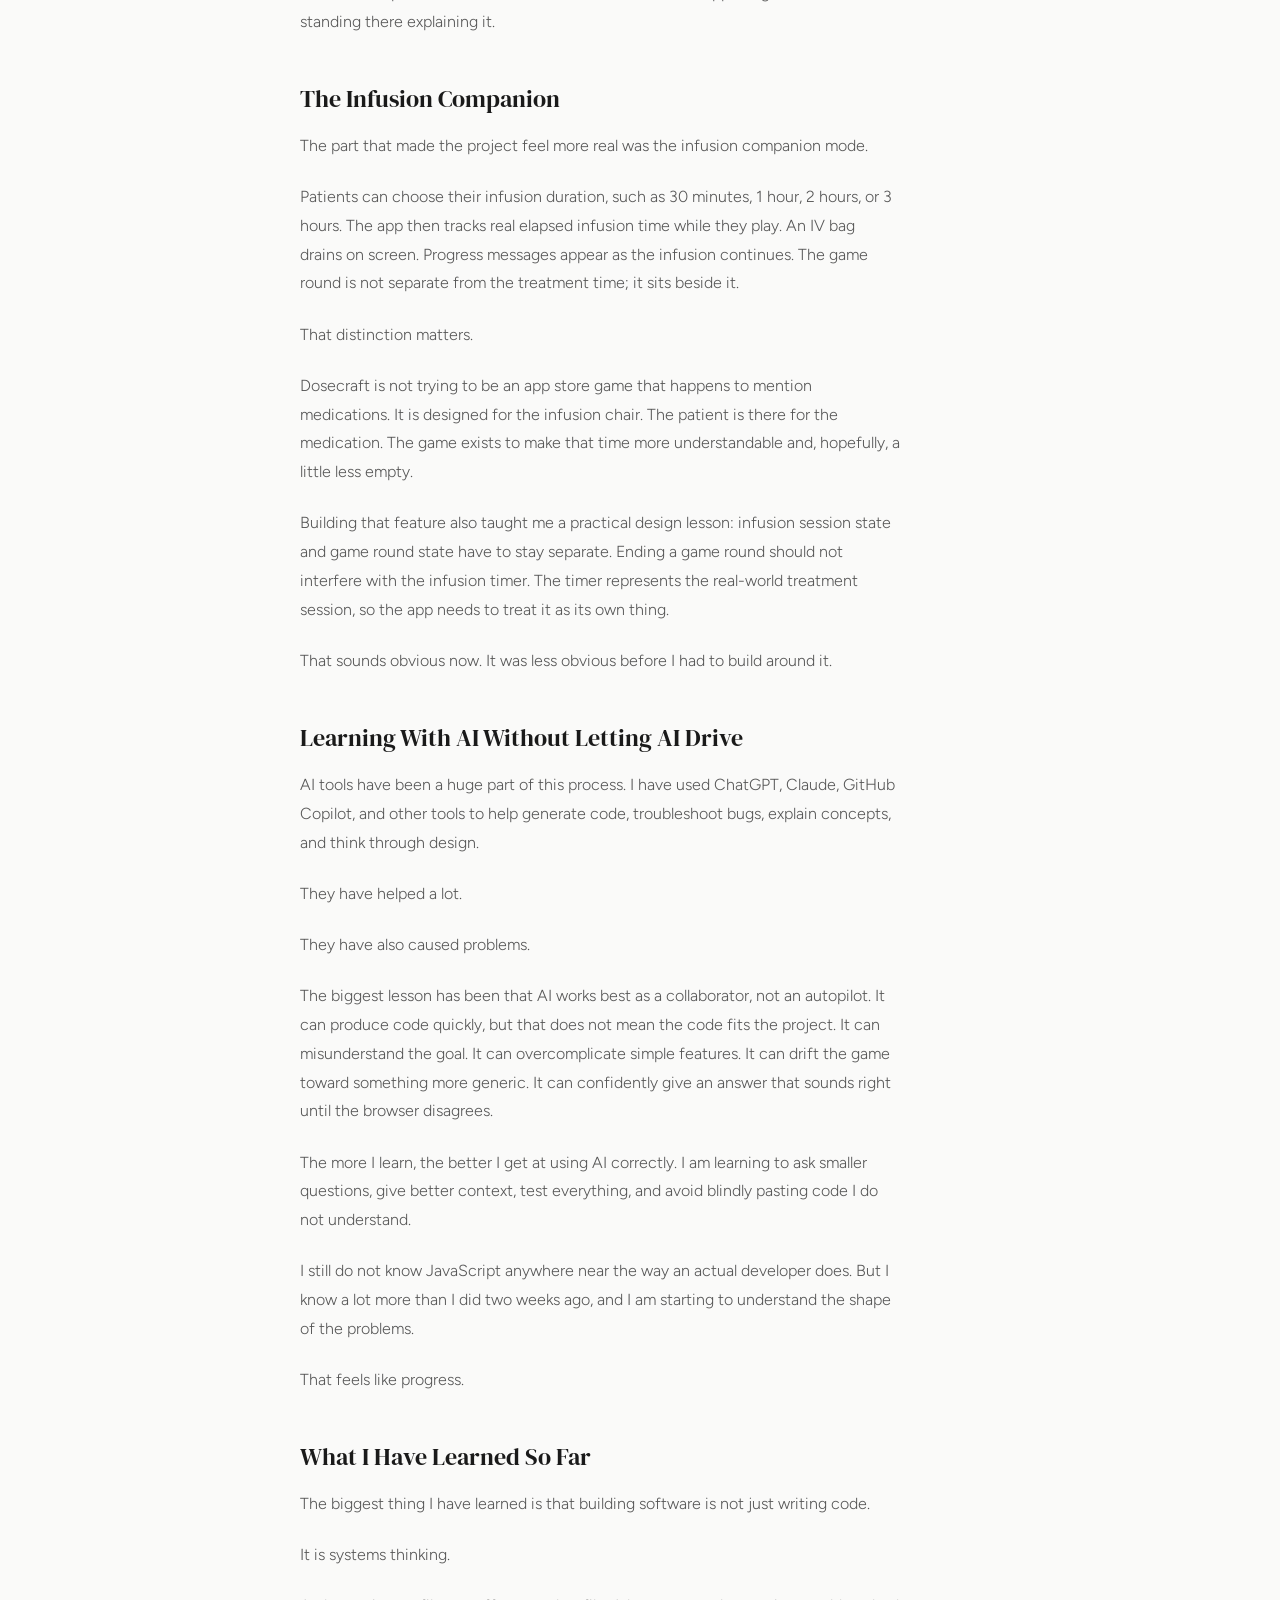
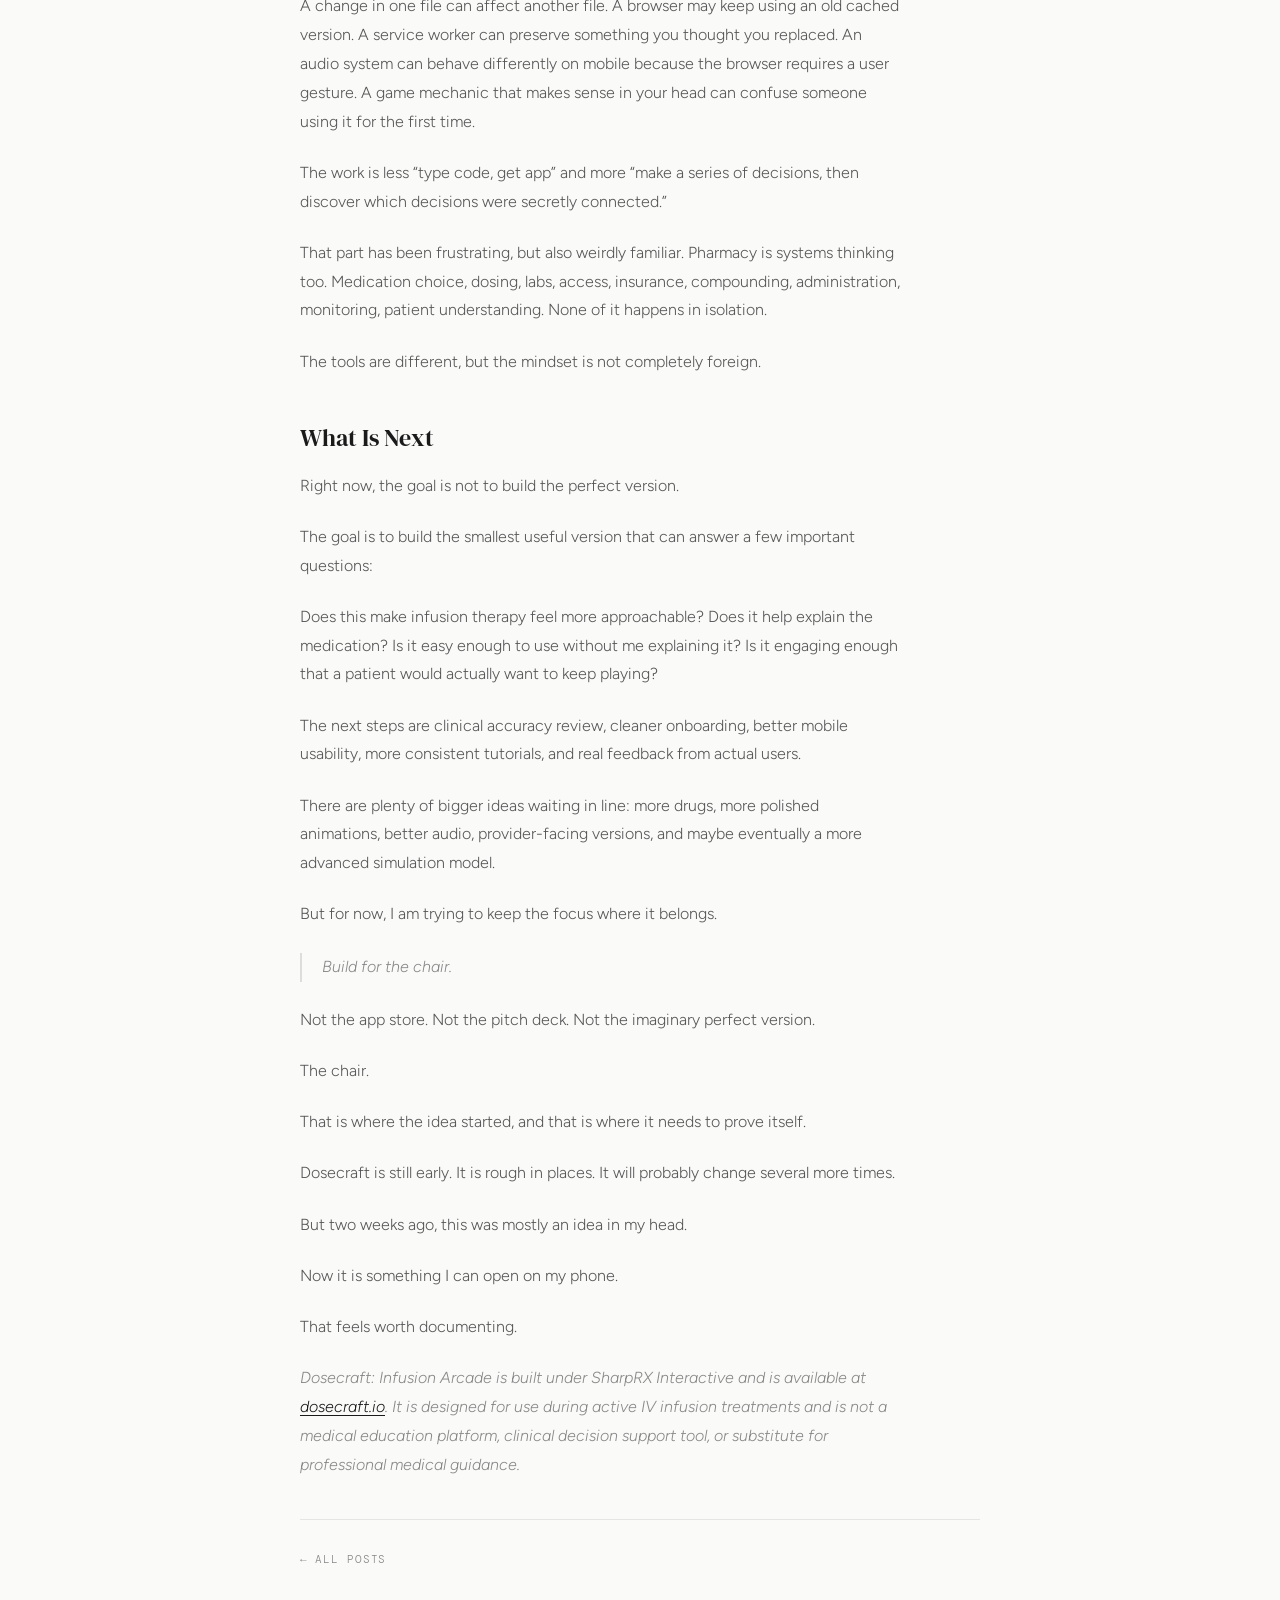
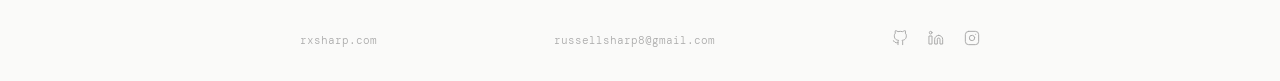
<file: posts/from-pharmacist-to-game-developer.html>
<!DOCTYPE html>
<html lang="en">
<head>
  <meta charset="UTF-8">
  <meta name="viewport" content="width=device-width, initial-scale=1.0">
  <title>From Pharmacist to Game Developer: Building Dosecraft: Infusion Arcade — RxSharp</title>
  <link rel="preconnect" href="https://fonts.googleapis.com">
  <link rel="preconnect" href="https://fonts.gstatic.com" crossorigin>
  <link href="https://fonts.googleapis.com/css2?family=DM+Mono:wght@400;500&family=DM+Serif+Display&family=Figtree:wght@300;400;500&display=swap" rel="stylesheet">
  <link rel="stylesheet" href="../styles.css">
  <style>
    .post-meta {
      display: flex;
      gap: 1.5rem;
      align-items: center;
      margin-bottom: 2.5rem;
    }

    .post-meta-date {
      font-family: var(--font-mono);
      font-size: 11px;
      color: var(--text-faint);
    }

    .post-meta-tag {
      font-family: var(--font-mono);
      font-size: 10px;
      letter-spacing: 0.1em;
      text-transform: uppercase;
      color: var(--text-light);
      padding: 3px 8px;
      border: 0.5px solid var(--border-dark);
      border-radius: 2px;
    }

    .post-body {
      font-size: 16px;
      font-weight: 300;
      color: var(--text-muted);
      line-height: 1.8;
      max-width: 600px;
    }

    .post-body p + p {
      margin-top: 1.4rem;
    }

    .post-body h2 {
      font-family: var(--font-serif);
      font-size: 24px;
      font-weight: 400;
      color: var(--text);
      margin-top: 2.5rem;
      margin-bottom: 0.75rem;
    }

    .post-body a {
      color: var(--text);
      text-decoration: underline;
      text-underline-offset: 3px;
    }

    .post-body a:hover {
      color: var(--text-muted);
    }

    .post-body blockquote {
      border-left: 2px solid var(--border-dark);
      padding-left: 1.25rem;
      margin: 1.5rem 0;
      color: var(--text-light);
      font-style: italic;
    }

    .post-body em {
      color: var(--text-light);
    }

    .back-link {
      font-family: var(--font-mono);
      font-size: 11px;
      letter-spacing: 0.08em;
      text-transform: uppercase;
      color: var(--text-light);
      text-decoration: none;
    }

    .back-link:hover {
      color: var(--text);
    }

    .post-nav {
      display: flex;
      justify-content: space-between;
      align-items: center;
      padding: 2rem 0;
    }
  </style>
</head>

<body>
  <div class="container">
    <header>
      <a href="../index.html" style="text-decoration:none;">
        <div class="wordmark"><span>Rx</span>Sharp</div>
      </a>
      <nav>
        <a href="../index.html#about">About</a>
        <a href="../index.html#work">Work</a>
        <a href="../writing.html">Writing</a>
        <a href="../index.html#contact">Contact</a>
      </nav>
    </header>

    <main>
      <section class="hero">
        <p class="eyebrow">Dosecraft</p>
        <h1>From Pharmacist to Game Developer:<br>Building Dosecraft: Infusion Arcade</h1>
        <div class="post-meta">
          <span class="post-meta-date">June 2026</span>
          <span class="post-meta-tag">Dev journey</span>
        </div>
      </section>

      <section class="section">
        <div class="post-body">
          <p><em>How I turned IV infusion chair downtime into an interactive experience with no prior web development experience.</em></p>

          <p>There is a particular kind of stillness that settles over an infusion clinic.</p>

          <p>Patients sit in chairs for hours, connected to an IV line, watching a bag of medication slowly drain. They might scroll their phone. They might stare at the ceiling. They might quietly wonder what exactly is happening inside their body right now.</p>

          <p>I am a pharmacist. I have answered that question plenty of times.</p>

          <p>But I kept coming back to a different version of it: what if the answer could show itself?</p>

          <p>That question became <strong>Dosecraft: Infusion Arcade</strong>.</p>

          <h2>The Idea</h2>

          <p>Dosecraft is not a course. It is not a quiz. It is not a health education module hiding behind arcade colors.</p>

          <p>The idea is more specific than that: a phone-based game patients can play while they are actively receiving an IV medication. The game runs alongside the infusion and uses arcade mechanics to represent what the medication is doing.</p>

          <p>A beta-lactam antibiotic weakens the bacterial cell wall, so that game becomes a wall-breaking mechanic. Vancomycin blocks a key building block in cell wall synthesis, so that game plays differently. Daptomycin disrupts the bacterial membrane, so the game has to show insertion, membrane disruption, and loss of membrane potential.</p>

          <p>The pharmacology drives the design. That has been the main rule from the beginning.</p>

          <p>I do not want Dosecraft to be a generic game with medical vocabulary sprinkled on top. The goal is for the gameplay itself to carry the concept.</p>

          <h2>The Problem: I Had Never Built a Website</h2>

          <p>I am a pharmacist, not a software developer.</p>

          <p>When I started, I had essentially no web development experience. GitHub, repositories, JavaScript, service workers, browser caching, deployment workflows, and mobile formatting were all new territory.</p>

          <p>The gap between “I have an idea” and “this is a working website” felt pretty ridiculous.</p>

          <p>I started anyway.</p>

          <p>The first version was intentionally simple: React loaded through a CDN, Babel running in the browser, and most of the project living in one JavaScript file. It was not the fanciest setup, but it let me start building without getting buried in tooling before I understood what I was doing.</p>

          <p>That choice helped me move quickly, but it also taught me that early shortcuts can become load-bearing walls.</p>

          <p>One of the first real technical lessons came from an unpinned CDN dependency. Babel updated, my project silently broke, and I spent hours trying to understand why something that had worked before suddenly did not. The fix was simple once I found it: pin the version.</p>

          <p>The lesson stuck harder than the fix.</p>

          <blockquote>Invisible failures are some of the worst failures. And “it worked yesterday” is not a debugging strategy.</blockquote>

          <h2>Building the Game Around the Drug</h2>

          <p>The project grew one medication class at a time.</p>

          <p>The beta-lactam game became a brick-breaker style mode where the player weakens bacterial cell wall structures. Vancomycin required a different approach because the drug is not just smashing an existing wall; it is interfering with the building process. Daptomycin became more layered because its mechanism naturally unfolds in phases. IVIG forced a completely different design because immunoglobulin therapy is not antibacterial in the same way.</p>

          <p>That was one of the more interesting parts of the process. The science started telling me what the game should become.</p>

          <p>As a pharmacist, I am used to asking whether an explanation is accurate. This project has forced me to ask a second question:</p>

          <blockquote>Is this explanation playable?</blockquote>

          <p>A medically accurate paragraph can still be bad education if no one wants to read it, or if it makes sense only to someone who already understands the topic. Dosecraft has pushed me to think less like I am writing a lecture and more like I am building a mental model someone can interact with.</p>

          <p>That balance is harder than I expected.</p>

          <p>Accuracy matters. But so does clarity. So does pacing. So does font size. So does whether the person in the chair can understand what is happening without me standing there explaining it.</p>

          <h2>The Infusion Companion</h2>

          <p>The part that made the project feel more real was the infusion companion mode.</p>

          <p>Patients can choose their infusion duration, such as 30 minutes, 1 hour, 2 hours, or 3 hours. The app then tracks real elapsed infusion time while they play. An IV bag drains on screen. Progress messages appear as the infusion continues. The game round is not separate from the treatment time; it sits beside it.</p>

          <p>That distinction matters.</p>

          <p>Dosecraft is not trying to be an app store game that happens to mention medications. It is designed for the infusion chair. The patient is there for the medication. The game exists to make that time more understandable and, hopefully, a little less empty.</p>

          <p>Building that feature also taught me a practical design lesson: infusion session state and game round state have to stay separate. Ending a game round should not interfere with the infusion timer. The timer represents the real-world treatment session, so the app needs to treat it as its own thing.</p>

          <p>That sounds obvious now. It was less obvious before I had to build around it.</p>

          <h2>Learning With AI Without Letting AI Drive</h2>

          <p>AI tools have been a huge part of this process. I have used ChatGPT, Claude, GitHub Copilot, and other tools to help generate code, troubleshoot bugs, explain concepts, and think through design.</p>

          <p>They have helped a lot.</p>

          <p>They have also caused problems.</p>

          <p>The biggest lesson has been that AI works best as a collaborator, not an autopilot. It can produce code quickly, but that does not mean the code fits the project. It can misunderstand the goal. It can overcomplicate simple features. It can drift the game toward something more generic. It can confidently give an answer that sounds right until the browser disagrees.</p>

          <p>The more I learn, the better I get at using AI correctly. I am learning to ask smaller questions, give better context, test everything, and avoid blindly pasting code I do not understand.</p>

          <p>I still do not know JavaScript anywhere near the way an actual developer does. But I know a lot more than I did two weeks ago, and I am starting to understand the shape of the problems.</p>

          <p>That feels like progress.</p>

          <h2>What I Have Learned So Far</h2>

          <p>The biggest thing I have learned is that building software is not just writing code.</p>

          <p>It is systems thinking.</p>

          <p>A change in one file can affect another file. A browser may keep using an old cached version. A service worker can preserve something you thought you replaced. An audio system can behave differently on mobile because the browser requires a user gesture. A game mechanic that makes sense in your head can confuse someone using it for the first time.</p>

          <p>The work is less “type code, get app” and more “make a series of decisions, then discover which decisions were secretly connected.”</p>

          <p>That part has been frustrating, but also weirdly familiar. Pharmacy is systems thinking too. Medication choice, dosing, labs, access, insurance, compounding, administration, monitoring, patient understanding. None of it happens in isolation.</p>

          <p>The tools are different, but the mindset is not completely foreign.</p>

          <h2>What Is Next</h2>

          <p>Right now, the goal is not to build the perfect version.</p>

          <p>The goal is to build the smallest useful version that can answer a few important questions:</p>

          <p>Does this make infusion therapy feel more approachable? Does it help explain the medication? Is it easy enough to use without me explaining it? Is it engaging enough that a patient would actually want to keep playing?</p>

          <p>The next steps are clinical accuracy review, cleaner onboarding, better mobile usability, more consistent tutorials, and real feedback from actual users.</p>

          <p>There are plenty of bigger ideas waiting in line: more drugs, more polished animations, better audio, provider-facing versions, and maybe eventually a more advanced simulation model.</p>

          <p>But for now, I am trying to keep the focus where it belongs.</p>

          <blockquote>Build for the chair.</blockquote>

          <p>Not the app store. Not the pitch deck. Not the imaginary perfect version.</p>

          <p>The chair.</p>

          <p>That is where the idea started, and that is where it needs to prove itself.</p>

          <p>Dosecraft is still early. It is rough in places. It will probably change several more times.</p>

          <p>But two weeks ago, this was mostly an idea in my head.</p>

          <p>Now it is something I can open on my phone.</p>

          <p>That feels worth documenting.</p>

          <p><em>Dosecraft: Infusion Arcade is built under SharpRX Interactive and is available at <a href="https://dosecraft.io" target="_blank" rel="noopener">dosecraft.io</a>. It is designed for use during active IV infusion treatments and is not a medical education platform, clinical decision support tool, or substitute for professional medical guidance.</em></p>
        </div>
      </section>

      <div class="post-nav">
        <a class="back-link" href="../writing.html">← All posts</a>
      </div>
    </main>

    <footer>
      <span class="footer-name">rxsharp.com</span>
      <a class="footer-contact" href="mailto:russellsharp8@gmail.com">russellsharp8@gmail.com</a>
      <div style="display:flex; align-items:center; gap:1.25rem;">

        <a href="https://github.com/RxSharp-com" target="_blank" rel="noopener"
           class="footer-contact" title="GitHub" aria-label="GitHub">
          <svg width="16" height="16" viewBox="0 0 24 24" fill="none"
               stroke="currentColor" stroke-width="1.5"
               stroke-linecap="round" stroke-linejoin="round">
            <path d="M9 19c-5 1.5-5-2.5-7-3m14 6v-3.87a3.37 3.37 0 0 0-.94-2.61
                     c3.14-.35 6.44-1.54 6.44-7A5.44 5.44 0 0 0 20 4.77
                     5.07 5.07 0 0 0 19.91 1S18.73.65 16 2.48a13.38 13.38 0 0
                     0-7 0C6.27.65 5.09 1 5.09 1A5.07 5.07 0 0 0 5 4.77
                     a5.44 5.44 0 0 0-1.5 3.78c0 5.42 3.3 6.61 6.44 7
                     A3.37 3.37 0 0 0 9 18.13V22"/>
          </svg>
        </a>

        <a href="https://www.linkedin.com/in/russell-sharp-06863478" target="_blank" rel="noopener"
           class="footer-contact" title="LinkedIn" aria-label="LinkedIn">
          <svg width="16" height="16" viewBox="0 0 24 24" fill="none"
               stroke="currentColor" stroke-width="1.5"
               stroke-linecap="round" stroke-linejoin="round">
            <path d="M16 8a6 6 0 0 1 6 6v7h-4v-7a2 2 0 0 0-2-2 2 2 0 0 0-2 2v7h-4v-7a6 6 0 0 1 6-6z"/>
            <rect x="2" y="9" width="4" height="12"/>
            <circle cx="4" cy="4" r="2"/>
          </svg>
        </a>

        <a href="https://instagram.com/rxsharp" target="_blank" rel="noopener"
           class="footer-contact" title="Instagram" aria-label="Instagram">
          <svg width="16" height="16" viewBox="0 0 24 24" fill="none"
               stroke="currentColor" stroke-width="1.5"
               stroke-linecap="round" stroke-linejoin="round">
            <rect x="2" y="2" width="20" height="20" rx="5" ry="5"/>
            <path d="M16 11.37A4 4 0 1 1 12.63 8 4 4 0 0 1 16 11.37z"/>
            <line x1="17.5" y1="6.5" x2="17.51" y2="6.5"/>
          </svg>
        </a>

      </div>
    </footer>
  </div>
</body>
</html>
</file>
<file: styles.css>
/* ==================================================
   DESIGN SYSTEM
================================================== */

:root {
  /* Colors */
  --bg: #fafaf9;
  --surface: #ffffff;

  --text: #1a1a1a;
  --text-muted: #555;
  --text-light: #888;
  --text-faint: #aaa;

  --border: #e5e5e3;
  --border-dark: #ddd;

  --accent: #1D9E75;
   --accent-hover: #178662;
  --accent-soft: rgba(29, 158, 117, 0.12);

--success: #1D9E75;
--warning: #D97706;
--danger: #DC2626;

  /* Typography */
  --font-body: 'Figtree', sans-serif;
  --font-serif: 'DM Serif Display', serif;
  --font-mono: 'DM Mono', monospace;

  /* Layout */
  --container-width: 680px;

  /* Radius */
  --radius-sm: 4px;
  --radius-md: 8px;

  /* Animation */
  --transition-fast: 0.15s ease;
  --transition-normal: 0.2s ease;
}

/* ==================================================
   RESET & BASE
================================================== */

*,
*::before,
*::after {
  box-sizing: border-box;
  margin: 0;
  padding: 0;
}

body {
  font-family: var(--font-body);
  font-weight: 300;
  background-color: var(--bg);
  color: var(--text);
  padding: 0 1.5rem;
}

.container {
  max-width: var(--container-width);
  margin: 0 auto;
}

/* ==================================================
   HEADER
================================================== */

header {
  border-bottom: 0.5px solid var(--border);
  padding: 2.5rem 0 2rem;
  display: flex;
  align-items: flex-end;
  justify-content: space-between;
}

.wordmark {
  font-family: var(--font-mono);
  font-weight: 500;
  font-size: 13px;
  letter-spacing: 0.12em;
  color: var(--text-light);
  text-transform: uppercase;
}

.wordmark span {
  color: var(--text);
}

nav {
  display: flex;
  gap: 1.5rem;
}

nav a {
  font-family: var(--font-mono);
  font-size: 11px;
  letter-spacing: 0.08em;
  text-transform: uppercase;
  color: var(--text-light);
  text-decoration: none;
  transition: color var(--transition-fast);
}

nav a:hover {
  color: var(--text);
}

/* ==================================================
   HERO
================================================== */

.hero {
  padding: 4rem 0 3rem;
  border-bottom: 0.5px solid var(--border);
}

.eyebrow {
  font-family: var(--font-mono);
  font-size: 11px;
  letter-spacing: 0.14em;
  text-transform: uppercase;
  color: var(--text-light);
  margin-bottom: 1.5rem;
}

h1 {
  font-family: var(--font-serif);
  font-size: clamp(36px, 6vw, 52px);
  font-weight: 400;
  line-height: 1.1;
  letter-spacing: -0.01em;
  margin-bottom: 1.5rem;
}

.bio {
  font-size: 15px;
  font-weight: 400;
  color: var(--text-muted);
  line-height: 1.7;
  max-width: 520px;
}

.bio p + p {
  margin-top: 1rem;
}

.tags {
  margin-top: 1.5rem;
  display: flex;
  flex-wrap: wrap;
  gap: 8px;
}

.tag {
  font-family: var(--font-mono);
  font-size: 10px;
  letter-spacing: 0.1em;
  text-transform: uppercase;
  padding: 4px 10px;
  border: 0.5px solid var(--border-dark);
  border-radius: 2px;
  color: var(--text-light);
}

/* ==================================================
   SECTIONS
================================================== */

.section {
  padding: 2.5rem 0;
  border-bottom: 0.5px solid var(--border);
}

.section-label {
  font-family: var(--font-mono);
  font-size: 10px;
  letter-spacing: 0.14em;
  text-transform: uppercase;
  color: var(--text-light);
  margin-bottom: 1.5rem;
}

/* ==================================================
   PROJECT CARD
================================================== */

.project-card {
  border: 0.5px solid var(--border);
  border-radius: var(--radius-md);
  padding: 1.25rem 1.5rem;
  transition:
    transform var(--transition-normal),
    border-color var(--transition-normal),
    box-shadow var(--transition-normal);
}

.project-card:hover {
  transform: translateY(-2px);
  border-color: var(--accent);
  box-shadow: 0 8px 24px rgba(0,0,0,0.04);
}

.project-card-header {
  display: flex;
  gap: 1.25rem;
  align-items: flex-start;
}

.project-icon {
  width: 40px;
  height: 40px;
  border: 0.5px solid var(--border-dark);
  border-radius: 6px;
  display: flex;
  align-items: center;
  justify-content: center;
  flex-shrink: 0;

  font-family: var(--font-mono);
  font-size: 13px;
  font-weight: 500;
  color: var(--text-light);
}

.project-name {
  font-size: 15px;
  font-weight: 500;
  margin-bottom: 4px;
}

.project-desc {
  font-size: 13px;
  color: var(--text-muted);
  line-height: 1.6;
}

.status {
  display: flex;
  align-items: center;
  gap: 6px;

  font-family: var(--font-mono);
  font-size: 10px;
  color: var(--text-light);

  margin-top: 8px;
}

.dot {
  width: 7px;
  height: 7px;
  border-radius: 50%;
  background: var(--success);
  box-shadow: 0 0 8px var(--accent-soft);
}

/* ==================================================
   BUTTONS
================================================== */

.project-actions {
  display: flex;
  gap: 8px;
  margin-top: 1.25rem;
  padding-top: 1.25rem;
  border-top: 0.5px solid var(--border);
  flex-wrap: wrap;
}

.btn {
  font-family: var(--font-mono);
  font-size: 10px;
  letter-spacing: 0.1em;
  text-transform: uppercase;
  padding: 6px 14px;
  border-radius: 3px;
  text-decoration: none;
  cursor: pointer;
  border: none;
}

.btn-primary {
  background: var(--text);
  color: var(--bg);
}

.btn-primary {
  transition: var(--transition-fast);
}

.btn-primary:hover {
  transform: translateY(-1px);
  opacity: 0.95;
}

.btn-secondary {
  background: transparent;
  color: var(--text-light);
  border: 0.5px solid var(--border-dark);
  transition: var(--transition-fast);
}

.btn-secondary:hover {
  color: var(--text);
  border-color: var(--text-light);
}

/* ==================================================
   PREVIEW
================================================== */

.preview-wrapper {
  margin-top: 1rem;
  border: 0.5px solid var(--border);
  border-radius: 6px;
  overflow: hidden;
  background: var(--surface);
  display: none;
}

.preview-bar {
  background: #f4f4f3;
  border-bottom: 0.5px solid var(--border);
  padding: 6px 12px;
  display: flex;
  align-items: center;
  gap: 8px;
}

.preview-dots {
  display: flex;
  gap: 5px;
}

.preview-dot {
  width: 8px;
  height: 8px;
  border-radius: 50%;
  background: var(--border-dark);
}

.preview-url {
  font-family: var(--font-mono);
  font-size: 10px;
  color: var(--text-faint);
}

.preview-wrapper iframe {
  width: 100%;
  height: 400px;
  border: none;
}

/* ==================================================
   CONTACT
================================================== */

.contact-intro {
  font-size: 14px;
  color: var(--text-muted);
  line-height: 1.6;
  margin-bottom: 1.5rem;
  max-width: 480px;
}

.form-group {
  margin-bottom: 1rem;
}

.form-group label {
  display: block;
  font-family: var(--font-mono);
  font-size: 10px;
  letter-spacing: 0.12em;
  text-transform: uppercase;
  color: var(--text-light);
  margin-bottom: 6px;
}

.form-group input,
.form-group textarea,
.form-group select {
  width: 100%;
  padding: 10px 12px;
  font-family: var(--font-body);
  font-size: 14px;
  border: 0.5px solid var(--border-dark);
  border-radius: var(--radius-sm);
}

.form-group textarea {
  resize: vertical;
  min-height: 110px;
}

.form-row {
  display: grid;
  grid-template-columns: 1fr 1fr;
  gap: 1rem;
}

.btn-submit {
  font-family: var(--font-mono);
  font-size: 10px;
  letter-spacing: 0.12em;
  text-transform: uppercase;
  padding: 10px 20px;
  background: var(--text);
  color: var(--bg);
  border: none;
  border-radius: 3px;
  cursor: pointer;
  transition: var(--transition-fast);
}
.btn-submit:hover {
  transform: translateY(-1px);
  opacity: 0.95;
}
.form-success {
  display: none;
  font-family: var(--font-mono);
  font-size: 11px;
  color: var(--accent);
}

/* ==================================================
   FOOTER
================================================== */

footer {
  padding: 2rem 0;
  display: flex;
  justify-content: space-between;
  align-items: center;
}

.footer-name,
.footer-contact {
  font-family: var(--font-mono);
  font-size: 11px;
  color: var(--text-faint);
  text-decoration: none;
}

.footer-contact:hover {
  color: var(--text);
}

/* ==================================================
   RESPONSIVE
================================================== */

@media (max-width: 480px) {
  .form-row {
    grid-template-columns: 1fr;
  }

  footer {
    flex-direction: column;
    gap: 0.5rem;
    align-items: flex-start;
  }
}
</file>
